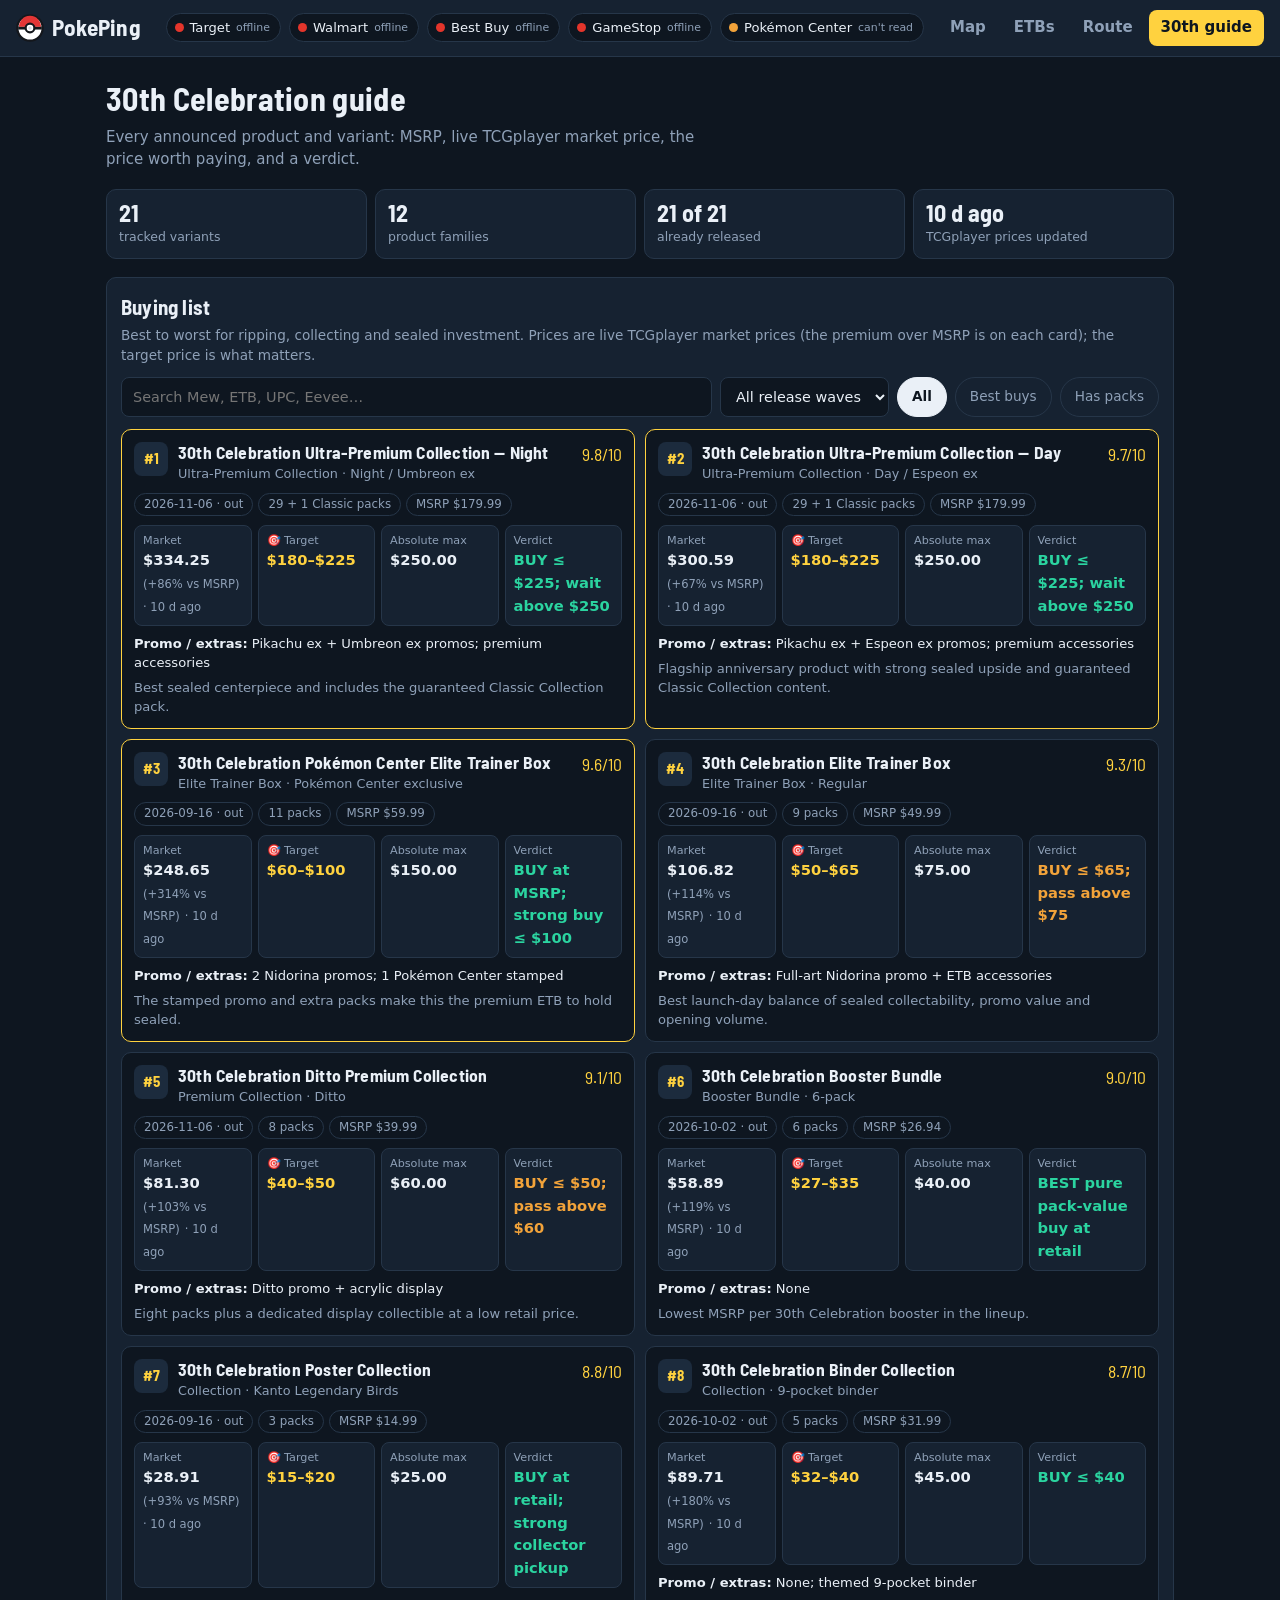
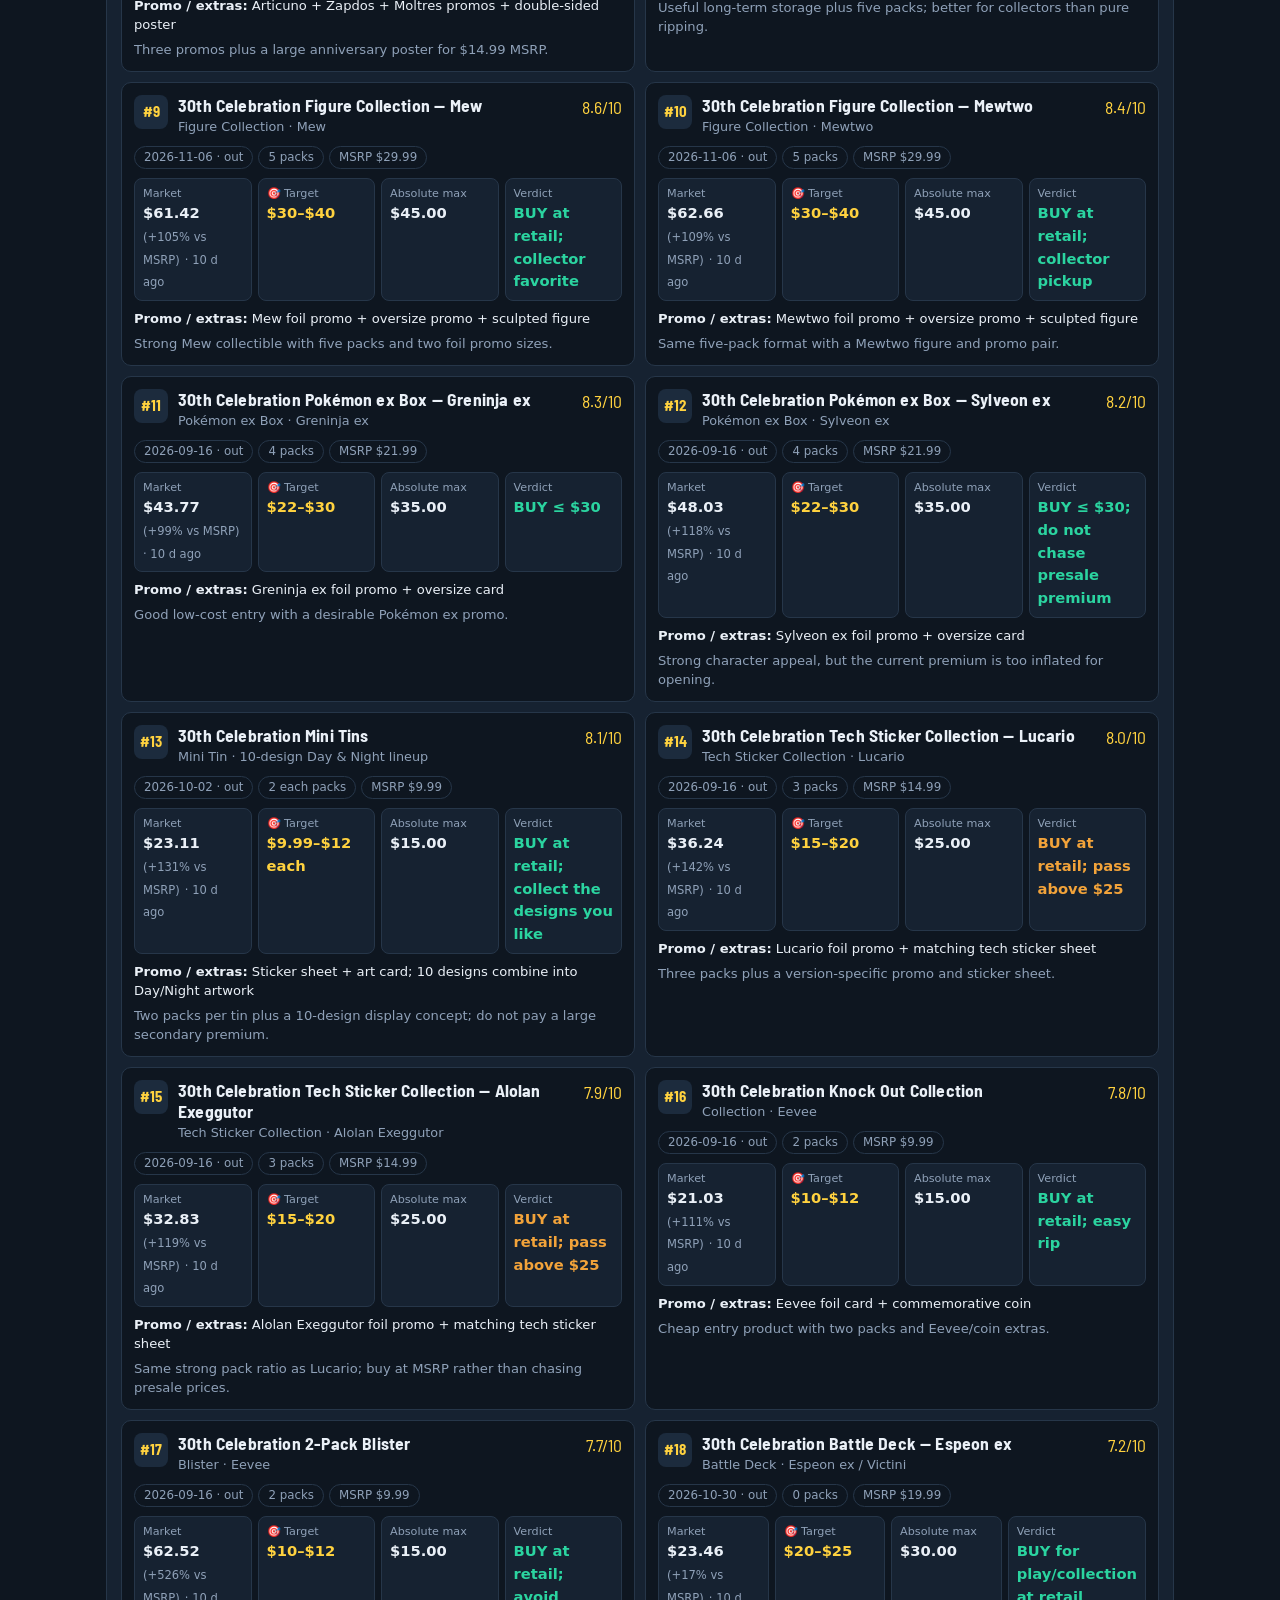
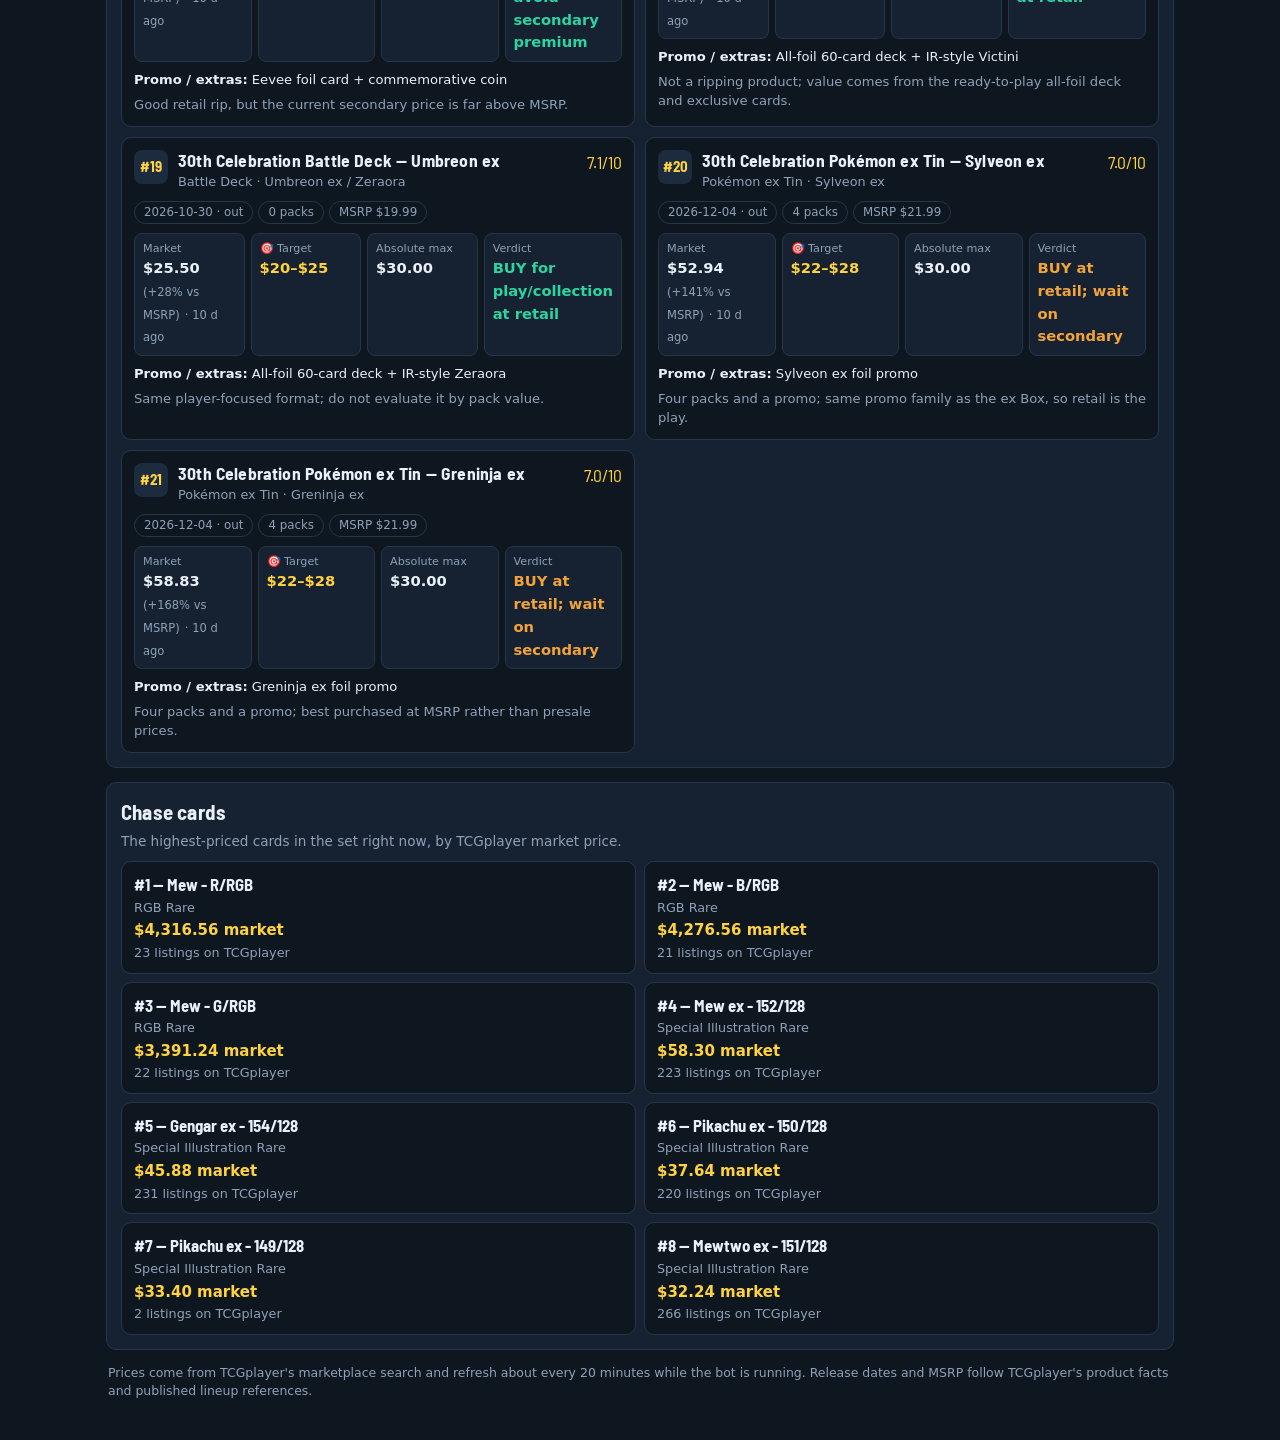
<file: docs/30th.html>
<!doctype html>
<html lang="en">
<head>
  <meta charset="utf-8">
  <meta name="viewport" content="width=device-width,initial-scale=1">
  <title>PokePing · 30th guide</title>
  <meta name="description" content="Every Pokémon TCG 30th Celebration product with live TCGplayer prices, MSRP, a target buy price and a verdict.">
  <link rel="icon" href="favicon.svg" type="image/svg+xml">
  <link rel="preconnect" href="https://fonts.googleapis.com">
  <link href="https://fonts.googleapis.com/css2?family=Barlow+Semi+Condensed:wght@500;600;700&display=swap" rel="stylesheet">
  <link rel="stylesheet" href="css/site.css?v=7d6c4bca">
  <link rel="stylesheet" href="css/guide.css?v=8d822c71">
</head>
<body class="page">
  <header class="topbar">
    <a class="brand" href="index.html"><img src="favicon.svg" alt="" width="28" height="28"><span>PokePing</span></a>
    <div class="lamps" id="lamps" aria-label="Which retailers the bot can currently read"></div>
    <nav class="nav" aria-label="Pages">
      <a href="index.html">Map</a>
      <a href="etbs.html">ETBs</a>
      <a href="route.html">Route</a>
      <a href="30th.html" aria-current="page">30th guide</a>
    </nav>
  </header>
  <main class="content">
    <section class="intro">
      <h1>30th Celebration guide</h1>
      <p>Every announced product and variant: MSRP, live TCGplayer market price, the price worth paying, and a verdict.</p>
    </section>
    <section class="stats" aria-label="Summary">
      <div class="stat"><b id="count">—</b><span>tracked variants</span></div>
      <div class="stat"><b id="families">—</b><span>product families</span></div>
      <div class="stat"><b id="released">—</b><span>already released</span></div>
      <div class="stat"><b id="updated">—</b><span id="updated-note">TCGplayer prices</span></div>
    </section>
    <section class="section">
      <h2>Buying list</h2>
      <p class="muted">Best to worst for ripping, collecting and sealed investment. Prices are live TCGplayer market prices (the premium over MSRP is on each card); the target price is what matters.</p>
      <div class="controls">
        <label class="sr-only" for="search">Search products</label>
        <input id="search" placeholder="Search Mew, ETB, UPC, Eevee…">
        <label class="sr-only" for="wave">Release wave</label>
        <select id="wave"><option value="all">All release waves</option></select>
        <button class="chip active" data-filter="all" type="button">All</button>
        <button class="chip" data-filter="buy" type="button">Best buys</button>
        <button class="chip" data-filter="packs" type="button">Has packs</button>
      </div>
      <div id="products" class="grid"><div class="empty">Loading the 30th lineup…</div></div>
    </section>
    <section class="section">
      <h2>Chase cards</h2>
      <p class="muted">The highest-priced cards in the set right now, by TCGplayer market price.</p>
      <div id="hits" class="hits"></div>
    </section>
    <p class="footer">Prices come from TCGplayer's marketplace search and refresh about every 20 minutes while the bot is running. Release dates and MSRP follow TCGplayer's product facts and published lineup references.</p>
  </main>
<script src="js/common.js?v=f84d713a"></script>
<script src="js/lamps.js?v=ee33c6d5"></script>
<script>
const money=v=>v==null?'—':('$'+Number(v).toFixed(2));
const ago=iso=>{const t=Date.parse(iso);if(!iso||Number.isNaN(t))return 'unknown';const m=Math.max(0,Math.round((Date.now()-t)/60000));return m<1?'just now':m<60?m+' min ago':m<1440?Math.floor(m/60)+' h ago':Math.floor(m/1440)+' d ago'};
const esc=s=>String(s??'').replace(/[&<>"']/g,m=>({'&':'&amp;','<':'&lt;','>':'&gt;','"':'&quot;',"'":'&#39;'}[m]));
let data={products:[],hits:[]},filter='all';
function render(){const q=document.getElementById('search').value.trim().toLowerCase(),wave=document.getElementById('wave').value;const products=data.products.filter(p=>{const text=[p.name,p.family,p.variant,p.promo,p.verdict,p.why].join(' ').toLowerCase();return(!q||text.includes(q))&&(wave==='all'||p.release===wave)&&(filter==='all'||(filter==='buy'&&p.score>=8.5)||(filter==='packs'&&Number(p.packs)>0));});document.getElementById('count').textContent=data.products.length;document.getElementById('families').textContent=new Set(data.products.map(p=>p.family)).size;document.getElementById('released').textContent=data.products.filter(p=>p.release<=new Date().toISOString().slice(0,10)).length+' of '+data.products.length;const live=data.status==='live';const stamp=document.getElementById('updated');stamp.textContent=live?ago(data.updated_at):'STALE';stamp.style.color=live?'':'#f04444';document.getElementById('updated-note').textContent=live?'TCGplayer prices updated':('last update '+ago(data.updated_at)+(data.last_error?' · '+data.last_error:''));document.getElementById('products').innerHTML=products.length?products.map(p=>{const premium=p.msrp?Math.round((p.market/p.msrp-1)*100):null;const marketText=money(p.market)+(premium===null?'':' <small>('+(premium>=0?'+':'')+premium+'% vs MSRP)</small>')+(p.market_updated_at?' <small title="'+esc(p.market_updated_at)+'">· '+ago(p.market_updated_at)+'</small>':'');const best=p.score>=9.5?' best':'';const verdict=(p.verdict||'').toLowerCase();const vclass=verdict.includes('pass')||verdict.includes('wait on')?'warn':'good';return `<article class="product${best}"><div class="top"><div class="rank">#${esc(p.rank)}</div><div style="flex:1"><h3>${esc(p.name)}</h3><div class="variant">${esc(p.family)} · ${esc(p.variant)}</div></div><div class="score">${Number(p.score).toFixed(1)}/10</div></div><div class="badges"><span class="badge">${esc(p.release)}${p.release<=new Date().toISOString().slice(0,10)?' · out':' · not out yet'}</span><span class="badge">${esc(p.packs)} packs</span><span class="badge">MSRP ${money(p.msrp)}</span></div><div class="prices"><div class="price"><span>Market</span><b>${marketText}</b></div><div class="price target"><span>🎯 Target</span><b>${esc(p.target_buy)}</b></div><div class="price"><span>Absolute max</span><b>${money(p.max_buy)}</b></div><div class="price"><span>Verdict</span><b class="${vclass}">${esc(p.verdict)}</b></div></div><div class="promo"><b>Promo / extras:</b> ${esc(p.promo)}</div><div class="why">${esc(p.why)}</div></article>`;}).join(''):'<div class="empty" style="grid-column:1/-1">No products match those filters.</div>';document.getElementById('hits').innerHTML=(data.hits||[]).map(h=>`<div class="hit"><b>#${esc(h.rank)} — ${esc(h.name)}</b><span>${esc(h.rarity)}</span><strong>${esc(h.tcg_value)}</strong><div class="sub">${esc(h.note)}</div></div>`).join('');}
function fillWaves(){const sel=document.getElementById('wave');if(sel.options.length>1)return;const waves=[...new Set(data.products.map(p=>p.release))].sort();waves.forEach(w=>{const o=document.createElement('option');o.value=w;o.textContent=new Date(w+'T12:00:00').toLocaleDateString('en-US',{month:'short',day:'numeric'})+(w<=new Date().toISOString().slice(0,10)?' (out)':' (upcoming)');sel.appendChild(o)})}
async function load(){try{const r=await fetch('./30th_prices.json?ts='+Date.now(),{cache:'no-store'});if(!r.ok)throw new Error('HTTP '+r.status);data=await r.json();fillWaves();render();}catch(e){document.getElementById('products').innerHTML='<div class="empty" style="grid-column:1/-1">Could not load the 30th product data. Refresh once.</div>';console.error(e)}}
document.getElementById('search').addEventListener('input',render);document.getElementById('wave').addEventListener('change',render);document.querySelectorAll('[data-filter]').forEach(b=>b.addEventListener('click',()=>{document.querySelectorAll('[data-filter]').forEach(x=>x.classList.remove('active'));b.classList.add('active');filter=b.dataset.filter;render()}));load();
</script>
</body>
</html>
</file>
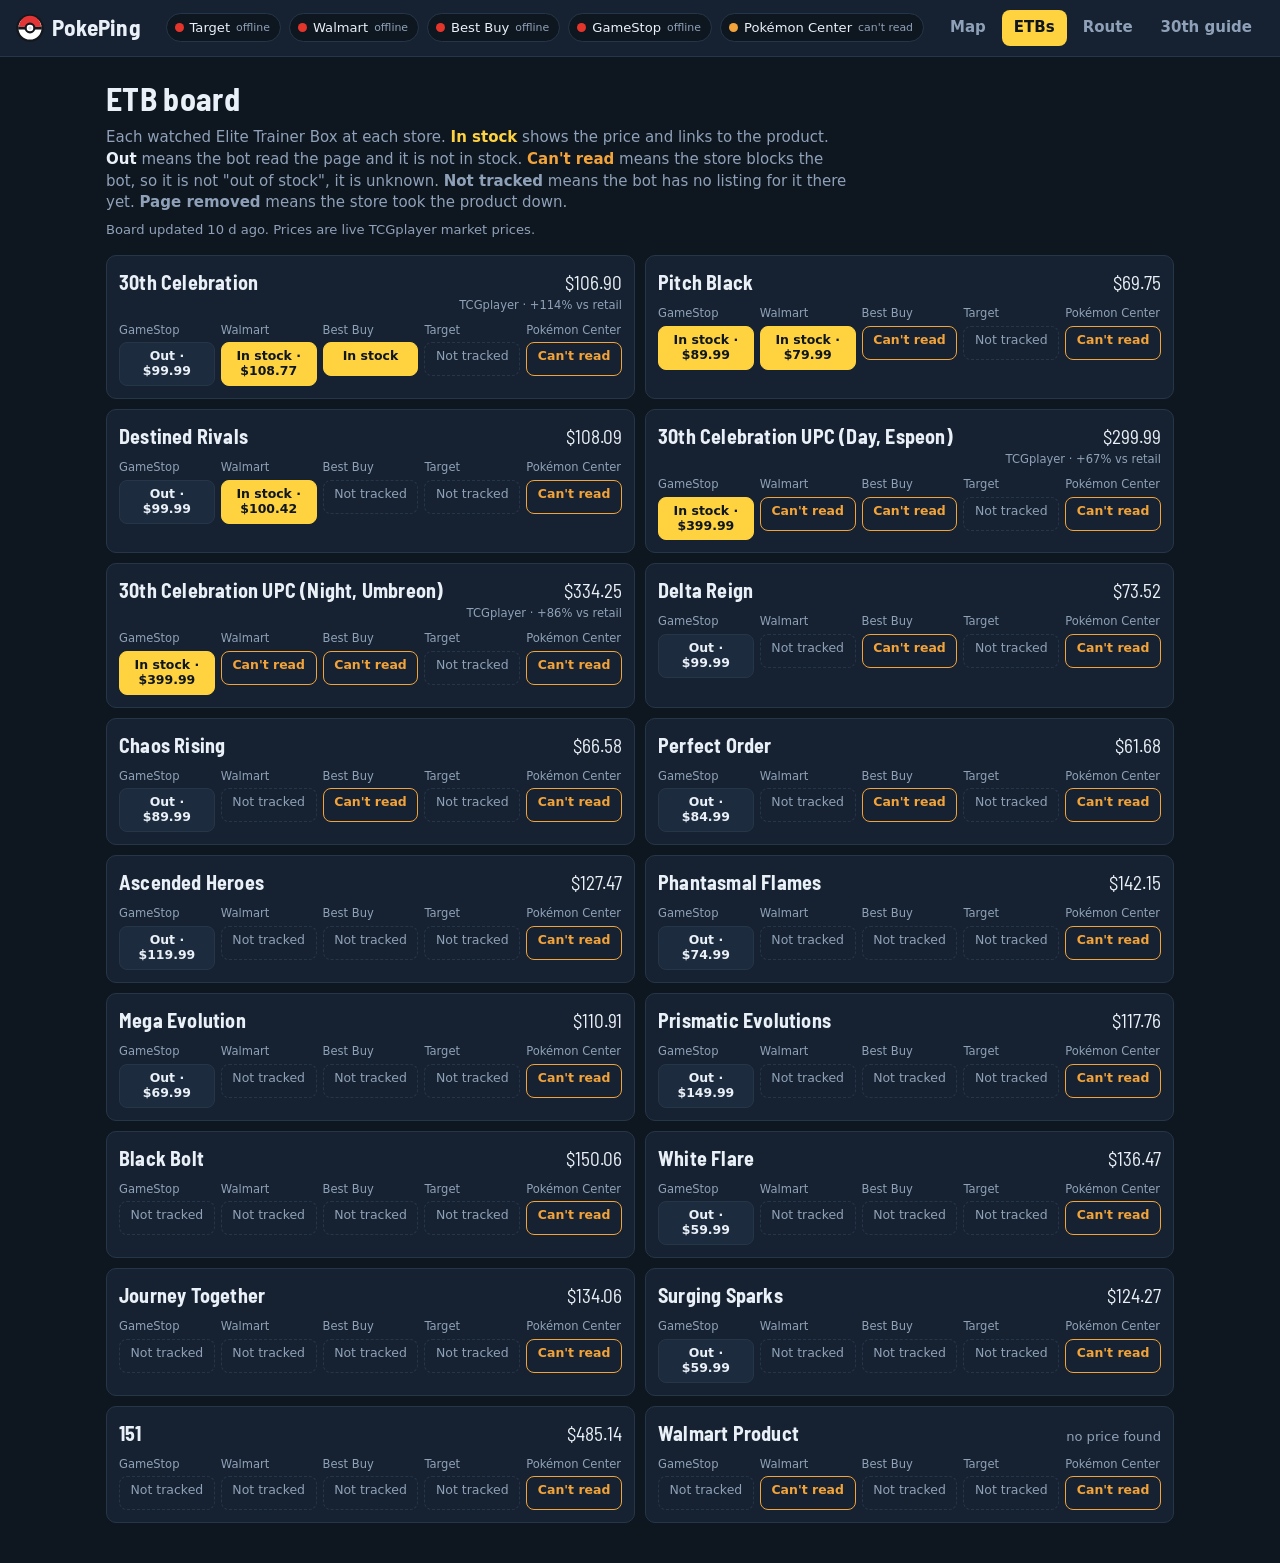
<file: docs/etbs.html>
<!doctype html>
<html lang="en">
<head>
  <meta charset="utf-8">
  <meta name="viewport" content="width=device-width,initial-scale=1">
  <title>PokePing · ETBs</title>
  <meta name="description" content="Every watched Pokémon Elite Trainer Box against every retailer: in stock, out of stock, can't read, or not tracked, with live TCGplayer market prices.">
  <link rel="icon" href="favicon.svg" type="image/svg+xml">
  <link rel="preconnect" href="https://fonts.googleapis.com">
  <link href="https://fonts.googleapis.com/css2?family=Barlow+Semi+Condensed:wght@500;600;700&display=swap" rel="stylesheet">
  <link rel="stylesheet" href="css/site.css?v=7d6c4bca">
  <link rel="stylesheet" href="css/etbs.css?v=388506b2">
</head>
<body class="page">
  <header class="topbar">
    <a class="brand" href="index.html"><img src="favicon.svg" alt="" width="28" height="28"><span>PokePing</span></a>
    <div class="lamps" id="lamps" aria-label="Which retailers the bot can currently read"></div>
    <nav class="nav" aria-label="Pages">
      <a href="index.html">Map</a>
      <a href="etbs.html" aria-current="page">ETBs</a>
      <a href="route.html">Route</a>
      <a href="30th.html">30th guide</a>
    </nav>
  </header>
  <main class="content">
    <section class="intro">
      <h1>ETB board</h1>
      <p>Each watched Elite Trainer Box at each store. <b class="k-in">In stock</b> shows the price and links to the product. <b class="k-out">Out</b> means the bot read the page and it is not in stock. <b class="k-cant">Can't read</b> means the store blocks the bot, so it is not "out of stock", it is unknown. <b class="k-none">Not tracked</b> means the bot has no listing for it there yet. <b class="k-none">Page removed</b> means the store took the product down.</p>
      <p class="muted" id="updated"></p>
    </section>
    <section class="board" id="board" aria-live="polite"><div class="empty">Loading the board…</div></section>
  </main>
<script src="js/common.js?v=f84d713a"></script>
<script src="js/lamps.js?v=ee33c6d5"></script>
<script>
(function () {
  const C = window.PokeCommon;
  const COLS = ["gamestop", "walmart", "bestbuy", "target", "pokemoncenter"];
  function cell(c) {
    if (c.state === "in_stock") return '<a class="pill in" target="_blank" rel="noopener" href="' + C.safeUrl(c.url) + '">In stock' + (c.price ? " · $" + Number(c.price).toFixed(2) : "") + "</a>";
    if (c.state === "out") return '<span class="pill out">Out' + (c.price ? " · $" + Number(c.price).toFixed(2) : "") + "</span>";
    if (c.state === "gone") return '<span class="pill gone" title="The store removed this product page, so it is no longer sold there">Page removed</span>';
    if (c.state === "unreadable") return '<span class="pill cant" title="' + C.escapeHtml(c.reason || "The bot cannot read this listing") + '">Can\'t read</span>';
    return '<span class="pill none">Not tracked</span>';
  }
  function row(r) {
    const premium = r.market && r.msrp ? Math.round((r.market / r.msrp - 1) * 100) : null;
    const market = r.market ? '<a class="market" target="_blank" rel="noopener" href="' + C.safeUrl(r.market_url) + '">$' + Number(r.market).toFixed(2) + "</a><small>" + (premium === null ? "" : "TCGplayer · " + (premium >= 0 ? "+" : "") + premium + "% vs retail") + "</small>" : '<span class="muted">no price found</span>';
    return '<article class="etb"><div class="head"><h2>' + C.escapeHtml(r.label) + "</h2><div class=\"price\">" + market + "</div></div><div class=\"cells\">"
      + COLS.map((k) => '<div class="c"><span class="who">' + C.escapeHtml(C.LABELS[k]) + "</span>" + cell(r.retailers[k] || { state: "not_tracked" }) + "</div>").join("") + "</div></article>";
  }
  async function load() {
    const board = document.getElementById("board");
    try {
      const data = await (await fetch("coverage.json?ts=" + Date.now())).json();
      const sorted = data.rows.slice().sort((a, b) => COLS.filter((k) => b.retailers[k] && b.retailers[k].state === "in_stock").length - COLS.filter((k) => a.retailers[k] && a.retailers[k].state === "in_stock").length);
      board.innerHTML = sorted.map(row).join("");
      document.getElementById("updated").textContent = "Board updated " + C.ago(data.updated_at, Date.now()) + ". Prices are live TCGplayer market prices.";
    } catch (e) {
      board.innerHTML = '<div class="empty">The board is not available yet. It appears after the first full check.</div>';
    }
  }
  load();
  setInterval(load, 30000);
})();
</script>
</body>
</html>
</file>
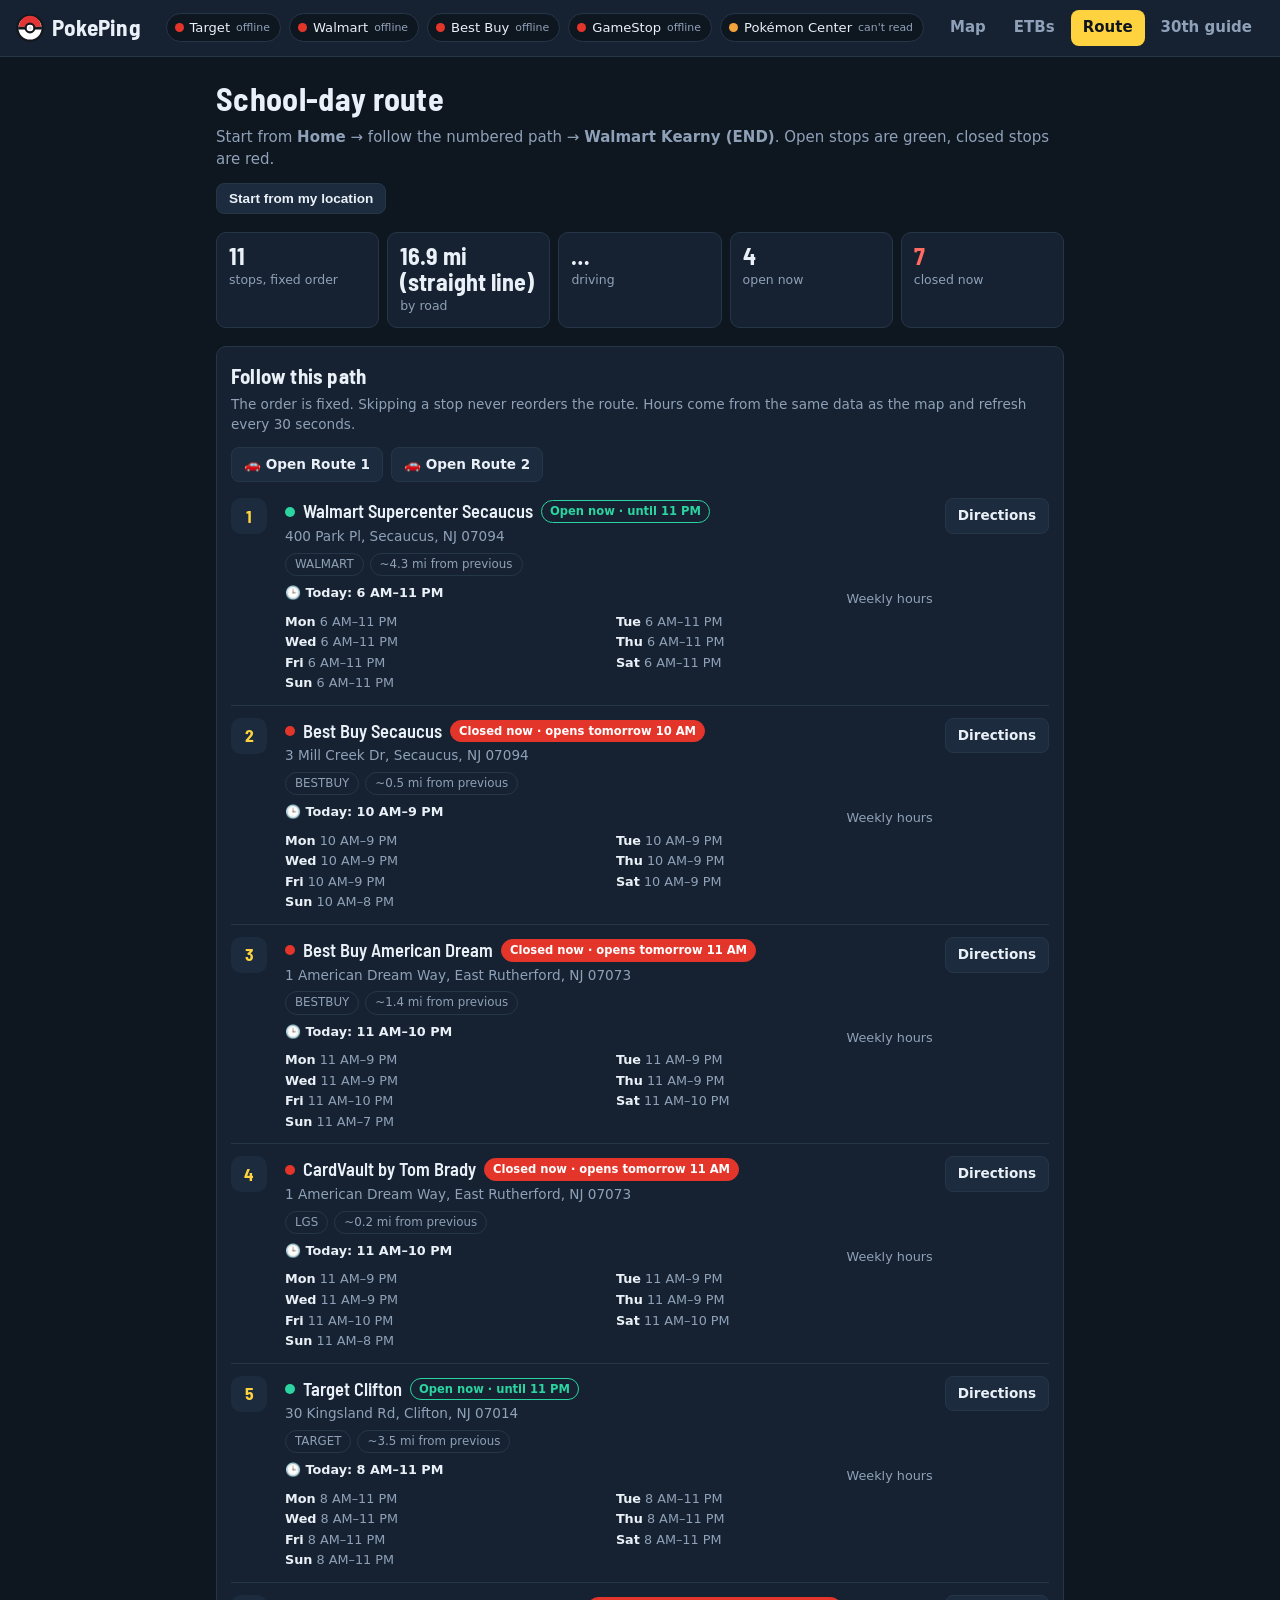
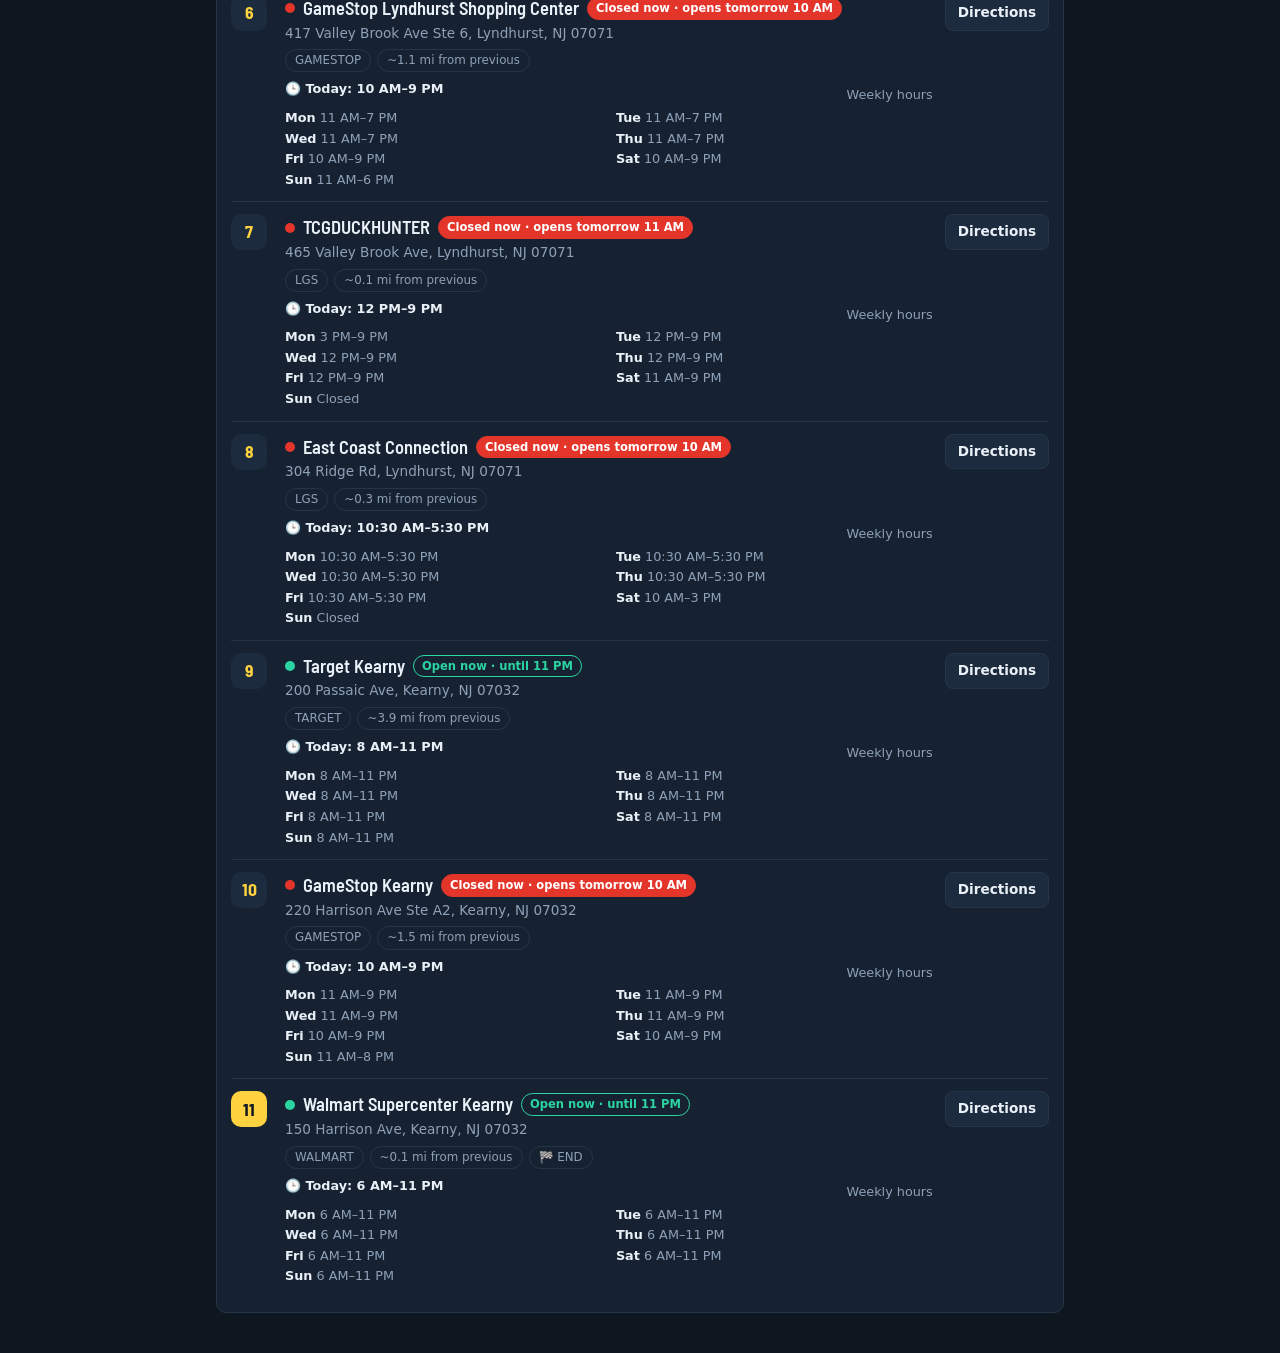
<file: docs/route.html>
<!doctype html>
<html lang="en">
<head>
  <meta charset="utf-8">
  <meta name="viewport" content="width=device-width,initial-scale=1">
  <title>PokePing · Route</title>
  <meta name="description" content="PokePing's school-day sweep of the Pokémon TCG stores around North Arlington, NJ, with real drive times and live open/closed status.">
  <link rel="icon" href="favicon.svg" type="image/svg+xml">
  <link rel="preconnect" href="https://fonts.googleapis.com">
  <link href="https://fonts.googleapis.com/css2?family=Barlow+Semi+Condensed:wght@500;600;700&display=swap" rel="stylesheet">
  <link rel="stylesheet" href="css/site.css?v=7d6c4bca">
  <link rel="stylesheet" href="css/route.css?v=1dcd9a8c">
</head>
<body class="page">
  <header class="topbar">
    <a class="brand" href="index.html"><img src="favicon.svg" alt="" width="28" height="28"><span>PokePing</span></a>
    <div class="lamps" id="lamps" aria-label="Which retailers the bot can currently read"></div>
    <nav class="nav" aria-label="Pages">
      <a href="index.html">Map</a>
      <a href="etbs.html">ETBs</a>
      <a href="route.html" aria-current="page">Route</a>
      <a href="30th.html">30th guide</a>
    </nav>
  </header>
  <main class="content">
    <section class="intro">
      <h1>School-day route</h1>
      <p id="summary">Loading the store order…</p>
      <div class="actions-row"><button id="locate" class="btn" type="button">Start from my location</button></div>
      <div id="status" class="small"></div>
    </section>
    <section class="stats" aria-label="Route summary">
      <div class="stat"><b id="stopCount">—</b><span>stops, fixed order</span></div>
      <div class="stat"><b id="distance">—</b><span>by road</span></div>
      <div class="stat"><b id="drive">—</b><span>driving</span></div>
      <div class="stat"><b id="openCount">—</b><span>open now</span></div>
      <div class="stat closed-stat"><b id="closedCount">—</b><span>closed now</span></div>
    </section>
    <section class="section"><h2>Follow this path</h2><p class="muted">The order is fixed. Skipping a stop never reorders the route. Hours come from the same data as the map and refresh every 30 seconds.</p><div id="route" class="path"><div class="loading">Loading route data…</div></div></section>
  </main>
<script src="js/common.js?v=f84d713a"></script>
<script src="js/lamps.js?v=ee33c6d5"></script>
<script>
const END_ID='walmart-kearny';
const ROUTE_IDS=['walmart-secaucus','bestbuy-secaucus','bestbuy-american-dream','cardvault-american-dream','target-clifton','gamestop-lyndhurst','tcgduckhunter','east-coast-connection','target-kearny','gamestop-kearny',END_ID];
let stores=[],origin={name:'Home',lat:40.797211,lng:-74.125219},legs=null,legsKey='';
const routeEl=document.getElementById('route');
function miles(a,b){const lat=((a.lat+b.lat)/2)*Math.PI/180;return Math.hypot((a.lat-b.lat)*69,(a.lng-b.lng)*69*Math.cos(lat));}
function statusFor(s){const st=PokeCommon.storeStatus(s);return {open:st.state==='open',unknown:st.state==='unknown',state:st.state,label:st.label,today:st.today,rows:PokeCommon.weekRows(s)};}
function renderHours(rows){return rows.map(r=>'<div><b>'+r.day+'</b> '+r.text+'</div>').join('');}
function stopDirections(s){return 'https://www.google.com/maps/dir/?api=1&destination='+encodeURIComponent(s.address)+'&travelmode=driving';}
function segmentUrl(list){const first=list[0],last=list[list.length-1],middle=list.slice(1,-1).map(s=>encodeURIComponent(s.address)).join('%7C');let u='https://www.google.com/maps/dir/?api=1&origin='+encodeURIComponent(first.lat+','+first.lng)+'&destination='+encodeURIComponent(last.address)+'&travelmode=driving';if(middle)u+='&waypoints='+middle;return u;}
function routeDistance(chosen){return chosen.reduce((sum,s,i)=>sum+miles(i?chosen[i-1]:origin,s),0);}
/* Real road distances and drive times from the public OSRM router (one request for the whole chain). Falls back to the straight-line estimate. */
async function loadLegs(points){const key=points.map(p=>p.lat.toFixed(5)+','+p.lng.toFixed(5)).join('|');if(key===legsKey)return;legsKey=key;legs=null;try{const coords=points.map(p=>p.lng+','+p.lat).join(';');const r=await fetch('https://router.project-osrm.org/route/v1/driving/'+coords+'?overview=false&steps=false',{cache:'no-store'});const d=await r.json();if(d.code==='Ok'&&d.routes&&d.routes[0].legs.length===points.length-1){legs=d.routes[0].legs.map(l=>({miles:l.distance/1609.344,minutes:l.duration/60}));}}catch(e){legs=null}build(true)}
function build(fromLegs){const byId=new Map(stores.map(s=>[s.id,s]));const chosen=ROUTE_IDS.map(id=>byId.get(id));const missing=ROUTE_IDS.filter((id,i)=>!chosen[i]);if(missing.length){routeEl.innerHTML='<div class="error"><b>Route data is incomplete.</b><div class="small">Missing: '+missing.join(', ')+'</div></div>';return;}const total=legs?legs.reduce((a,l)=>a+l.miles,0):routeDistance(chosen),minutes=legs?legs.reduce((a,l)=>a+l.minutes,0):null,states=chosen.map(statusFor);if(!fromLegs)loadLegs([origin,...chosen]);document.getElementById('stopCount').textContent=chosen.length;document.getElementById('distance').textContent=total.toFixed(1)+' mi'+(legs?'':' (straight line)');document.getElementById('drive').textContent=minutes==null?'…':Math.round(minutes)+' min';document.getElementById('openCount').textContent=states.filter(x=>x.state==='open').length;document.getElementById('closedCount').textContent=states.filter(x=>x.state==='closed').length;document.getElementById('summary').innerHTML='Start from <b>'+origin.name+'</b> → follow the numbered path → <b>Walmart Kearny (END)</b>. Open stops are green, closed stops are red.';const route1=[origin,...chosen.slice(0,9)],route2=[chosen[8],...chosen.slice(9)];let html='<div class="routebar"><a class="btn" target="_blank" rel="noopener" href="'+segmentUrl(route1)+'">🚗 Open Route 1</a><a class="btn secondary" target="_blank" rel="noopener" href="'+segmentUrl(route2)+'">🚗 Open Route 2</a></div>';html+=chosen.map((s,i)=>{const prev=i?chosen[i-1]:origin,hop=legs?legs[i].miles:miles(prev,s),mins=legs?Math.round(legs[i].minutes):null,st=states[i],final=s.id===END_ID;return '<article class="stop '+(final?'final':'')+'"><div class="num">'+(i+1)+'</div><div><div class="name"><span class="status-dot '+(st.state==='unknown'?'unknown':st.open?'open':'closed')+'"></span>'+s.name+' <span class="status-text '+(st.state==='unknown'?'unknown':st.open?'open':'closed')+'">'+st.label+'</span></div><div class="address">'+s.address+'</div><div class="meta"><span class="tag">'+s.retailer.toUpperCase()+'</span><span class="tag">~'+hop.toFixed(1)+' mi from previous</span>'+(final?'<span class="tag">🏁 END</span>':'')+'</div><div class="hours"><div class="hours-head"><span class="hours-title">🕒 Today: '+st.today+'</span><span class="small">Weekly hours</span></div><div class="hours-list">'+renderHours(st.rows)+'</div></div></div><div class="actions"><a class="btn secondary" target="_blank" rel="noopener" href="'+stopDirections(s)+'">Directions</a></div></article>';}).join('');routeEl.innerHTML=html;}
async function loadStores(){try{const url=new URL('./stores.json',location.href);url.searchParams.set('ts',Date.now());const r=await fetch(url.href,{cache:'no-store'});if(!r.ok)throw new Error('stores.json returned HTTP '+r.status);const d=await r.json();if(!Array.isArray(d.stores))throw new Error('stores.json has no stores array');stores=d.stores;if(d.home)origin={name:'Home',lat:d.home.lat,lng:d.home.lng};build();}catch(e){routeEl.innerHTML='<div class="error"><b>Could not load the store list.</b><div class="small">'+e.message+'</div><div class="small">Try refreshing the page. The route will never silently invent or reorder stores.</div></div>';console.error(e)}}
document.getElementById('locate').addEventListener('click',()=>{if(!navigator.geolocation){document.getElementById('status').textContent='This browser does not provide location access.';return}document.getElementById('status').textContent='Requesting your current location…';navigator.geolocation.getCurrentPosition(p=>{origin={name:'My current location',lat:p.coords.latitude,lng:p.coords.longitude};document.getElementById('status').textContent='Using your device location for the first leg.';build()},()=>{document.getElementById('status').textContent='Location permission denied; using home.'},{enableHighAccuracy:true,timeout:8000,maximumAge:30000});});
loadStores();setInterval(()=>{if(stores.length)build(!!legs)},15000);document.addEventListener('visibilitychange',()=>{if(!document.hidden&&stores.length)build(!!legs)});
</script>
</body>
</html>
</file>
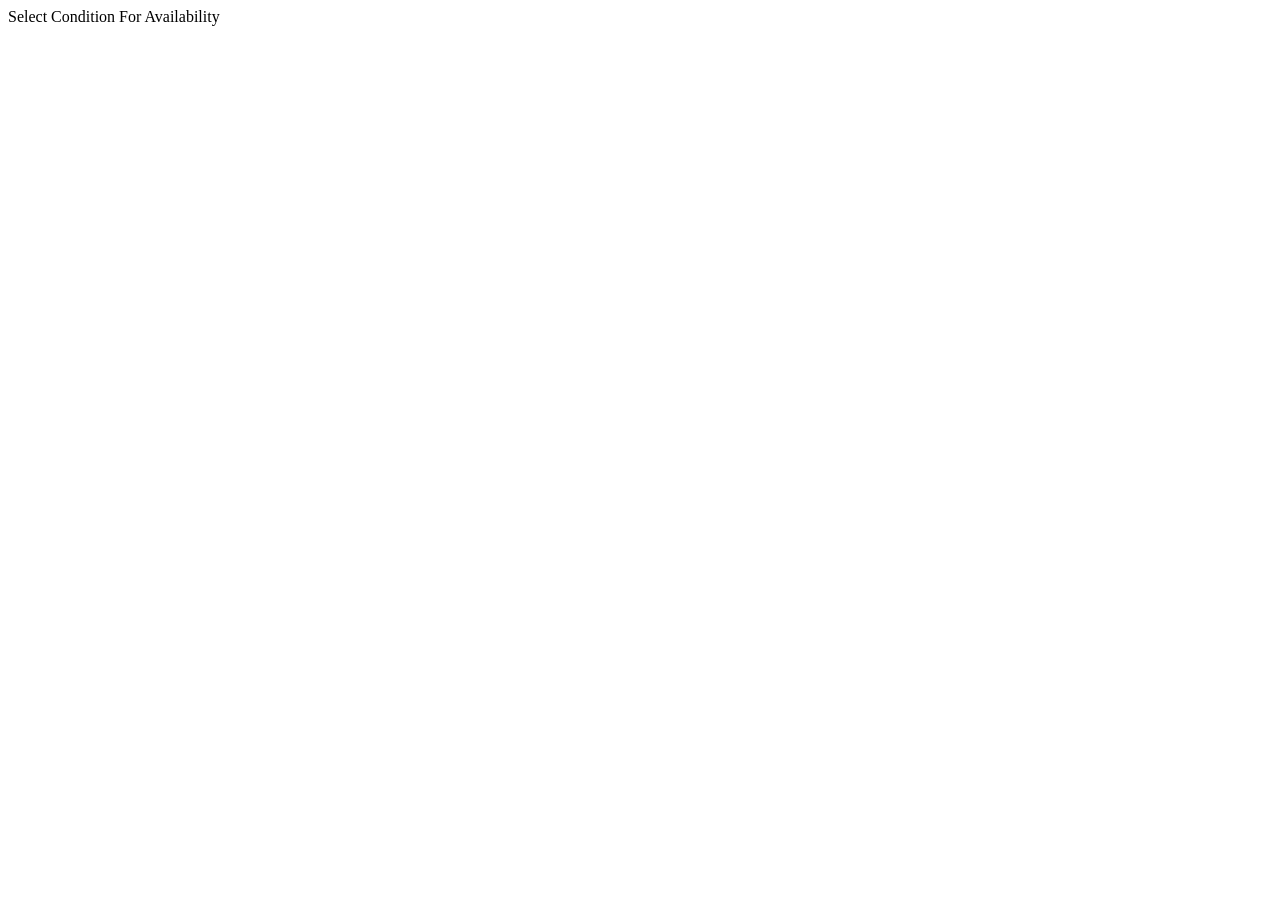
<file: tests/fixtures/pages/gamestop_30th_etb_unavailable.html>
<!doctype html><html><head><title>Pokemon Trading Card Game: 30th Celebration Elite Trainer Box | GameStop</title><script type="application/ld+json">[{"@context":"https://schema.org","@type":"Product","@id":"https://www.gamestop.com/toys-games/trading-cards/products/pokemon-trading-card-game-30th-celebration-elite-trainer-box/20036324.html","name":"Pokemon Trading Card Game: 30th Celebration Elite Trainer Box","description":"Commemorate 30 years of joy with fan-favorite Pokémon spanning three dazzling decades! Celebrate this magnificent milestone with the mighty presences of Mewtwo ex and Mew ex, followed by a wealth of allies like Umbreon ex, Salamence ex, and Greninja ex. Plus, there are 30 reasons to honor Pikachu, as each booster pack contains one—with 30 unique variations to collect as Pikachu rare cards! And, whether you’re looking forward to a glittering future or taking a nostalgic look at a storied past, there are a host of treasures to find and secrets to reveal in the Pokémon TCG: 30th Celebration!","url":"https://www.gamestop.com/toys-games/trading-cards/products/pokemon-trading-card-game-30th-celebration-elite-trainer-box/20036324.html","image":"https://media.gamestop.com/i/gamestop/20036324?$pdp$","brand":{"@type":"Brand","name":"The Pokemon Company International"},"additionalProperty":[{"@type":"PropertyValue","name":"Franchise","value":"Pokemon"}],"offers":[{"@type":"Offer","url":"https://www.gamestop.com/toys-games/trading-cards/products/pokemon-trading-card-game-30th-celebration-elite-trainer-box/448552.html","name":"New","sku":"448552","price":"99.99","priceCurrency":"USD","seller":{"@type":"Organization","name":"GameStop"},"category":"Trading Cards","availability":"https://schema.org/InStock","itemCondition":"https://schema.org/NewCondition","shippingDetails":{"@type":"OfferShippingDetails","shippingRate":{"@type":"MonetaryAmount","value":0,"currency":"USD"},"shippingDestination":{"@type":"DefinedRegion","addressCountry":"US"},"deliveryTime":{"@type":"ShippingDeliveryTime","handlingTime":{"@type":"QuantitativeValue","minValue":0,"maxValue":1,"unitCode":"DAY"},"transitTime":{"@type":"QuantitativeValue","minValue":1,"maxValue":3,"unitCode":"DAY"}}},"hasMerchantReturnPolicy":{"@type":"MerchantReturnPolicy","applicableCountry":"US","returnPolicyCategory":"https://schema.org/MerchantReturnFiniteReturnWindow","returnFees":"https://schema.org/ReturnShippingFees","refundType":["https://schema.org/FullRefund","https://schema.org/ExchangeRefund","https://schema.org/StoreCreditRefund"],"returnMethod":["https://schema.org/ReturnByMail","https://schema.org/ReturnInStore"],"merchantReturnDays":15,"returnShippingFeesAmount":{"@type":"MonetaryAmount","currency":"USD","value":"8.99"},"returnPolicyCountry":"US"}}]},{"@context":"https://schema.org","@type":"VideoObject","name":"Pokemon Trading Card Game: 30th Celebration Elite Trainer Box","description":"Commemorate 30 years of joy with fan-favorite Pokémon spanning three dazzling decades! Celebrate this magnificent milestone with the mighty presences of Mewtwo ex and Mew ex, followed by a wealth of allies like Umbreon ex, Salamence ex, and Greninja ex. Plus, there are 30 reasons to honor Pikachu, as each booster pack contains one—with 30 unique variations to collect as Pikachu rare cards! And, whether you’re looking forward to a glittering future or taking a nostalgic look at a storied past, there are a host of treasures to find and secrets to reveal in the Pokémon TCG: 30th Celebration!","thumbnailUrl":"https://media.gamestop.com/i/gamestop/20036324","contentUrl":"https://media.gamestop.com/v/gamestop/20036324_VID/mp4_720p","embedUrl":"https://www.gamestop.com/toys-games/trading-cards/products/pokemon-trading-card-game-30th-celebration-elite-trainer-box/20036324.html","uploadDate":"2026-09-17T04:28:27-06:00","publisher":{"@type":"Organization","name":"GameStop","url":"https://www.gamestop.com"},"duration":"PT30S"}]</script></head><body>
<div class="availability product-availability global-availability mb-2" data-ready-to-order="false" data-available="false"  data-is-preorder="false" data-is-instock="null" data-line-item-store-id="">
    
<div class="availability-msg">
    
        
            Select Condition
        
        For Availability
    
</div>

<div class="store-availability-msg"></div>


    
</div>
<!-- no add-to-cart button on this page -->
</body></html>
</file>
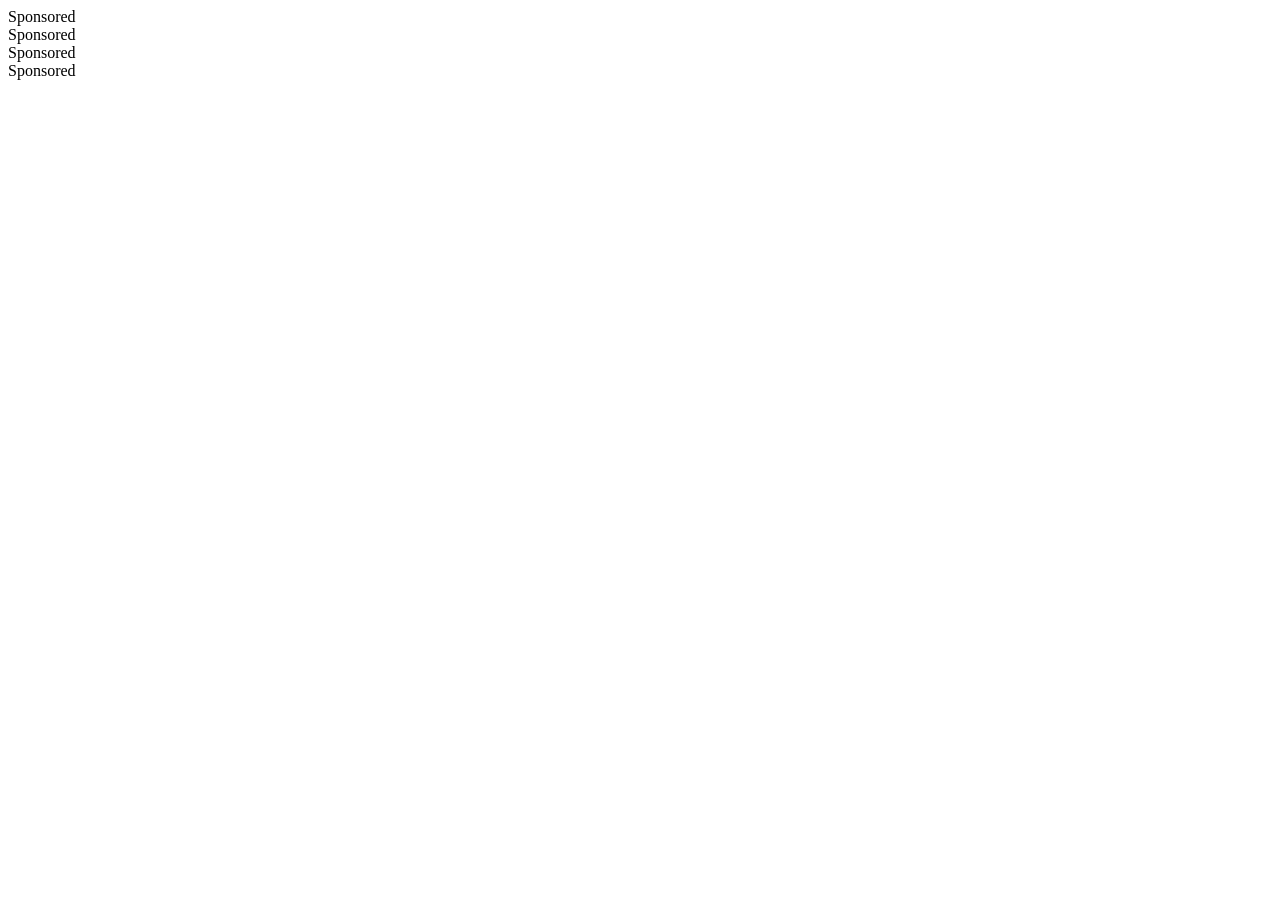
<file: tests/fixtures/pages/gamestop_listing_tiles.html>
<!doctype html><html><head><title>Pokemon New Releases | GameStop</title></head><body>
<div class="product-grid-tile-wrapper" 
    data-position="1" data-list-item-type="Product list">
    
    <div id="product-grid-tile-grid-item" name="tile-render" class="product grid-tile" style="height:100%;">
        <div name="product-tile" id="450350" class="product-tile product-detail gme-card gme-card--shadow product-tile-render"
            data-pid="450350"
            
            
            
        >
            
            <a data-test-id="link-product-tile-link" class="product-tile-link render-tile-link pdp-link" href="" aria-label="" data-cnstrc-action="view-item" data-gtmdata=""></a>
            <div id="render-tile-image" class="render-tile-image"></div>
            <div id="render-tile-badge" class="render-tile-badge d-none"></div>
            <div id="render-tile-body" class="render-tile-body">
                <div id="render-tile-header" class="render-tile-header">
                    <div class="tile-badge-sponsored d-none"><span>Sponsored</span></div>
                    <div id="render-tile-name" class="render-tile-name"></div>
                </div>
                
                
                <div class="product-tile-availability"></div>
                <div id="render-tile-price" class="render-tile-price">
                    <div id="render-base-group" class="render-base-group">
                        <div id="render-sale-price" class="render-sale-price"></div>
                        <div id="render-base-price" class="render-base-price"></div>
                    </div>
                    <div id="render-pro-group" class="render-pro-group">
                        <div id="render-pro-price" class="render-pro-price"></div>
                    </div>
                    
                    
                </div>
                <div class="render-tile-release-date"></div>
                <div class="render-tile-bops-copy"></div>
            </div>
            <div class="render-promotion-badge-container"></div>
        </div>
    </div>
</div>

    
    
    
    
    
    
    
    
        <div  >
        </div>
        

<div class="product-grid-tile-wrapper" 
    data-position="2" data-list-item-type="Product list">
    
    <div id="product-grid-tile-grid-item" name="tile-render" class="product grid-tile" style="height:100%;">
        <div name="product-tile" id="452199" class="product-tile product-detail gme-card gme-card--shadow product-tile-render"
            data-pid="452199"
            
            
            
        >
            
            <a data-test-id="link-product-tile-link" class="product-tile-link render-tile-link pdp-link" href="" aria-label="" data-cnstrc-action="view-item" data-gtmdata=""></a>
            <div id="render-tile-image" class="render-tile-image"></div>
            <div id="render-tile-badge" class="render-tile-badge d-none"></div>
            <div id="render-tile-body" class="render-tile-body">
                <div id="render-tile-header" class="render-tile-header">
                    <div class="tile-badge-sponsored d-none"><span>Sponsored</span></div>
                    <div id="render-tile-name" class="render-tile-name"></div>
                </div>
                
                
                <div class="product-tile-availability"></div>
                <div id="render-tile-price" class="render-tile-price">
                    <div id="render-base-group" class="render-base-group">
                        <div id="render-sale-price" class="render-sale-price"></div>
                        <div id="render-base-price" class="render-base-price"></div>
                    </div>
                    <div id="render-pro-group" class="render-pro-group">
                        <div id="render-pro-price" class="render-pro-price"></div>
                    </div>
                    
                    
                </div>
                <div class="render-tile-release-date"></div>
                <div class="render-tile-bops-copy"></div>
            </div>
            <div class="render-promotion-badge-container"></div>
        </div>
    </div>
</div>

    
    
    
    
    
    
    
    
        <div  id
            = "ViewSearchResult_web-Search-3"  >
        </div>
        

<div class="product-grid-tile-wrapper" 
    data-position="3" data-list-item-type="Product list">
    
    <div id="product-grid-tile-grid-item" name="tile-render" class="product grid-tile" style="height:100%;">
        <div name="product-tile" id="448589" class="product-tile product-detail gme-card gme-card--shadow product-tile-render"
            data-pid="448589"
            
            
            
        >
            
            <a data-test-id="link-product-tile-link" class="product-tile-link render-tile-link pdp-link" href="" aria-label="" data-cnstrc-action="view-item" data-gtmdata=""></a>
            <div id="render-tile-image" class="render-tile-image"></div>
            <div id="render-tile-badge" class="render-tile-badge d-none"></div>
            <div id="render-tile-body" class="render-tile-body">
                <div id="render-tile-header" class="render-tile-header">
                    <div class="tile-badge-sponsored d-none"><span>Sponsored</span></div>
                    <div id="render-tile-name" class="render-tile-name"></div>
                </div>
                
                
                <div class="product-tile-availability"></div>
                <div id="render-tile-price" class="render-tile-price">
                    <div id="render-base-group" class="render-base-group">
                        <div id="render-sale-price" class="render-sale-price"></div>
                        <div id="render-base-price" class="render-base-price"></div>
                    </div>
                    <div id="render-pro-group" class="render-pro-group">
                        <div id="render-pro-price" class="render-pro-price"></div>
                    </div>
                    
                    
                </div>
                <div class="render-tile-release-date"></div>
                <div class="render-tile-bops-copy"></div>
            </div>
            <div class="render-promotion-badge-container"></div>
        </div>
    </div>
</div>

    
    
    
    
    
    
    
    
        <div  >
        </div>
        

<div class="product-grid-tile-wrapper" 
    data-position="4" data-list-item-type="Product list">
    
    <div id="product-grid-tile-grid-item" name="tile-render" class="product grid-tile" style="height:100%;">
        <div name="product-tile" id="447217" class="product-tile product-detail gme-card gme-card--shadow product-tile-render"
            data-pid="447217"
            
            
            
        >
            
            <a data-test-id="link-product-tile-link" class="product-tile-link render-tile-link pdp-link" href="" aria-label="" data-cnstrc-action="view-item" data-gtmdata=""></a>
            <div id="render-tile-image" class="render-tile-image"></div>
            <div id="render-tile-badge" class="render-tile-badge d-none"></div>
            <div id="render-tile-body" class="render-tile-body">
                <div id="render-tile-header" class="render-tile-header">
                    <div class="tile-badge-sponsored d-none"><span>Sponsored</span></div>
                    <div id="render-tile-name" class="render-tile-name"></div>
                </div>
                
                
                <div class="product-tile-availability"></div>
                <div id="render-tile-price" class="render-tile-price">
                    <div id="render-base-group" class="render-base-group">
                        <div id="render-sale-price" class="render-sale-price"></div>
                        <div id="render-base-price" class="render-base-price"></div>
                    </div>
                    <div id="render-pro-group" class="render-pro-group">
                        <div id="render-pro-price" class="render-pro-price"></div>
                    </div>
                    
                    
                </div>
                <div class="render-tile-release-date"></div>
                <div class="render-tile-bops-copy"></div>
            </div>
            <div class="render-promotion-badge-container"></div>
        </div>
    </div>
</div>

    
    
    
    
    
    
    
    
        <div  >
        </div>
        

<div class="product-grid-tile-wrapper" 
    data-position="5" data-list-item-type="Product list">
    
    <div id="product-grid-tile-grid-item" name="tile-render" class="product grid-tile" style="height:100%;">
        <div name="product-tile" id="450768" class="product-tile product-detail gme-card gme-card--shadow product-tile-render"
            data-pid="450768"
            
            
            
        >
            
            <a data-test-id="link-product-tile-link" class="product-tile-link render-tile-link pdp-link" href="" aria-label="" 
</body></html>
</file>
<file: docs/css/site.css>
/* Shared design tokens and chrome for the map, route and 30th pages. */
:root {
  --ink: #0e1620;
  --panel: #162231;
  --panel-2: #1c2b3d;
  --line: #263649;
  --text: #eaf0f7;
  --muted: #8fa1b8;
  --live: #ffd23f;
  --alert: #e4352b;
  --ok: #2bd4a0;
  --blind: #f2a33a;
  --radius: 10px;
  --display: "Barlow Semi Condensed", "Arial Narrow", system-ui, sans-serif;
  --body: system-ui, -apple-system, "Segoe UI", Roboto, sans-serif;
}
* { box-sizing: border-box; }
html, body { margin: 0; height: 100%; }
body { background: var(--ink); color: var(--text); font: 15px/1.45 var(--body); }
a { color: inherit; }
h1, h2, h3 { font-family: var(--display); margin: 0; letter-spacing: .01em; }
:focus-visible { outline: 2px solid var(--live); outline-offset: 2px; }
.sr-only { position: absolute; width: 1px; height: 1px; overflow: hidden; clip: rect(0 0 0 0); white-space: nowrap; }

.topbar { display: flex; align-items: center; gap: 14px; padding: 10px 16px; border-bottom: 1px solid var(--line); background: var(--panel); flex-wrap: wrap; }
.brand { display: inline-flex; align-items: center; gap: 8px; font-family: var(--display); font-size: 1.45rem; font-weight: 700; margin-right: auto; text-decoration: none; letter-spacing: .01em; }
.nav { display: flex; gap: 4px; }
.nav a { padding: 7px 12px; border-radius: 8px; text-decoration: none; color: var(--muted); font-weight: 600; }
.nav a:hover { color: var(--text); background: var(--panel-2); }
.nav a[aria-current="page"] { color: var(--ink); background: var(--live); }

.lamps { display: flex; gap: 8px; flex-wrap: wrap; }
.lamp { display: inline-flex; align-items: center; gap: 6px; padding: 4px 10px 4px 8px; border: 1px solid var(--line); border-radius: 999px; font-size: .82rem; background: var(--ink); }
.lamp i { width: 9px; height: 9px; border-radius: 50%; background: var(--muted); }
.lamp[data-state="ok"] i { background: var(--ok); box-shadow: 0 0 0 3px rgba(43, 212, 160, .18); }
.lamp[data-state="blind"] i { background: var(--blind); }
.lamp[data-state="stale"] i { background: var(--alert); }
.lamp small { color: var(--muted); }

.btn { display: inline-block; padding: 7px 12px; border-radius: 8px; text-decoration: none; font-weight: 700; font-size: .85rem; border: 1px solid var(--line); background: var(--panel-2); color: var(--text); cursor: pointer; }
.btn.primary { background: var(--live); color: var(--ink); border-color: var(--live); }
.btn:hover { filter: brightness(1.1); }

@media (prefers-reduced-motion: reduce) { * { animation: none !important; transition: none !important; } }

/* Phones: thumb-reachable bottom tab bar, 44 px minimum tap targets, no sideways scrolling. */
@media (max-width: 800px) {
  body { padding-bottom: calc(56px + env(safe-area-inset-bottom)); }
  .nav { position: fixed; left: 0; right: 0; bottom: 0; z-index: 1000; gap: 0; background: var(--panel); border-top: 1px solid var(--line); padding-bottom: env(safe-area-inset-bottom); }
  .nav a { flex: 1; text-align: center; border-radius: 0; padding: 14px 6px; min-height: 56px; font-size: .95rem; }
  .btn { min-height: 44px; display: inline-flex; align-items: center; justify-content: center; padding: 10px 14px; }
  .lamp { padding: 7px 12px 7px 10px; }
}
</file>
<file: docs/css/guide.css>
/* 30th guide page. Colours and type come from site.css. */
.content { max-width: 1100px; margin: 0 auto; padding: 18px 16px 40px; }
.intro h1 { font-size: 2rem; }
.intro p { color: var(--muted); margin: 6px 0 0; max-width: 62ch; }
.stats { display: grid; grid-template-columns: repeat(4, 1fr); gap: 8px; margin: 18px 0; }
.stat { background: var(--panel); border: 1px solid var(--line); border-radius: var(--radius); padding: 10px 12px; }
.stat b { display: block; font-family: var(--display); font-size: 1.5rem; line-height: 1.1; }
.stat span { color: var(--muted); font-size: .78rem; }
.section { background: var(--panel); border: 1px solid var(--line); border-radius: var(--radius); padding: 14px; margin-bottom: 14px; }
.section h2 { font-size: 1.3rem; }
.muted { color: var(--muted); font-size: .85rem; margin: 4px 0 0; }
.controls { display: flex; flex-wrap: wrap; gap: 8px; margin: 12px 0; }
.controls input, .controls select { min-height: 40px; background: var(--ink); color: var(--text); border: 1px solid var(--line); border-radius: 8px; padding: 0 11px; font: inherit; font-size: .9rem; }
.controls input { flex: 1; min-width: 190px; }
.chip { border: 1px solid var(--line); background: transparent; color: var(--muted); border-radius: 999px; padding: 6px 14px; font: inherit; font-size: .85rem; cursor: pointer; min-height: 40px; }
.chip.active { color: var(--ink); background: var(--text); border-color: var(--text); font-weight: 700; }
.grid { display: grid; grid-template-columns: repeat(2, minmax(0, 1fr)); gap: 10px; }
.product { background: var(--ink); border: 1px solid var(--line); border-radius: var(--radius); padding: 12px; }
.product.best { border-color: var(--live); }
.top { display: flex; gap: 10px; align-items: flex-start; }
.rank { min-width: 34px; height: 34px; border-radius: 8px; background: var(--panel-2); display: grid; place-items: center; font-family: var(--display); font-weight: 700; color: var(--live); }
.product h3 { font-size: 1.1rem; line-height: 1.2; }
.variant { color: var(--muted); font-size: .8rem; margin-top: 2px; }
.score { margin-left: auto; font-family: var(--display); font-size: 1.1rem; color: var(--live); white-space: nowrap; }
.badges { display: flex; flex-wrap: wrap; gap: 5px; margin: 9px 0; }
.badge { border: 1px solid var(--line); color: var(--muted); border-radius: 999px; padding: 2px 9px; font-size: .74rem; }
.prices { display: grid; grid-template-columns: repeat(4, 1fr); gap: 6px; margin: 8px 0; }
.price { background: var(--panel); border: 1px solid var(--line); border-radius: 8px; padding: 7px 8px; }
.price span { display: block; color: var(--muted); font-size: .7rem; }
.price b { font-size: .92rem; }
.price small { color: var(--muted); font-weight: 400; font-size: .72rem; }
.target b { color: var(--live); }
.good { color: var(--ok); font-weight: 700; }
.warn { color: var(--blind); font-weight: 700; }
.promo, .why { font-size: .82rem; margin: 6px 0 0; }
.why { color: var(--muted); }
.empty { padding: 30px; text-align: center; color: var(--muted); }
.hits { display: grid; grid-template-columns: repeat(2, minmax(0, 1fr)); gap: 8px; margin-top: 10px; }
.hit { background: var(--ink); border: 1px solid var(--line); border-radius: var(--radius); padding: 10px 12px; }
.hit b { display: block; font-family: var(--display); font-size: 1.05rem; }
.hit strong { display: block; color: var(--live); margin: 2px 0; }
.hit span, .sub { color: var(--muted); font-size: .8rem; }
.footer { color: var(--muted); font-size: .78rem; margin: 14px 2px 0; }

@media (max-width: 800px) {
  .content { padding: 12px 12px 24px; }
  .intro h1 { font-size: 1.6rem; }
  .stats { grid-template-columns: repeat(2, 1fr); }
  .grid, .hits { grid-template-columns: 1fr; }
  .prices { grid-template-columns: repeat(2, 1fr); }
  .controls select, .controls input { width: 100%; font-size: 16px; }
  .controls input { flex-basis: 100%; }
}
</file>
<file: docs/css/etbs.css>
/* ETB board. Colours and type come from site.css. */
.content { max-width: 1100px; margin: 0 auto; padding: 18px 16px 40px; }
.intro h1 { font-size: 2rem; }
.intro p { color: var(--muted); margin: 6px 0 0; max-width: 78ch; }
.k-in { color: var(--live); } .k-out { color: var(--text); } .k-cant { color: var(--blind); } .k-none { color: var(--muted); }
.muted { color: var(--muted); font-size: .82rem; }
.board { display: grid; grid-template-columns: repeat(2, minmax(0, 1fr)); gap: 10px; margin-top: 16px; }
.etb { background: var(--panel); border: 1px solid var(--line); border-radius: var(--radius); padding: 12px; }
.etb .head { display: flex; justify-content: space-between; align-items: baseline; gap: 10px; margin-bottom: 8px; }
.etb h2 { font-size: 1.25rem; }
.price { text-align: right; }
.market { font-family: var(--display); font-size: 1.2rem; color: var(--text); text-decoration: none; }
.market:hover { text-decoration: underline; }
.price small { display: block; color: var(--muted); font-size: .72rem; }
.cells { display: grid; grid-template-columns: repeat(5, minmax(0, 1fr)); gap: 6px; }
.c { display: flex; flex-direction: column; gap: 4px; min-width: 0; }
.who { color: var(--muted); font-size: .72rem; }
.pill { display: block; padding: 6px 4px; border-radius: 8px; text-align: center; font-size: .78rem; font-weight: 600; border: 1px solid var(--line); text-decoration: none; min-height: 34px; line-height: 1.2; }
.pill.in { background: var(--live); color: var(--ink); border-color: var(--live); }
.pill.out { color: var(--text); background: var(--panel-2); }
.pill.cant { color: var(--blind); border-color: var(--blind); }
.pill.gone { color: var(--muted); background: var(--ink); border-style: dotted; font-weight: 400; }
.pill.none { color: var(--muted); border-style: dashed; font-weight: 400; }
.empty { padding: 30px; text-align: center; color: var(--muted); grid-column: 1 / -1; }

@media (max-width: 800px) {
  .content { padding: 12px 12px 24px; }
  .intro h1 { font-size: 1.6rem; }
  .board { grid-template-columns: 1fr; }
  .cells { grid-template-columns: 1fr 1fr; }
  .c { flex-direction: row; align-items: center; justify-content: space-between; gap: 8px; }
  .pill { flex: 1; min-height: 44px; display: flex; align-items: center; justify-content: center; }
  .who { min-width: 74px; }
}
</file>
<file: docs/css/route.css>
/* Route page. Colours and type come from site.css. */
.content { max-width: 880px; margin: 0 auto; padding: 18px 16px 40px; }
.intro h1 { font-size: 2rem; }
.intro p { color: var(--muted); margin: 6px 0 12px; }
.actions-row { display: flex; gap: 8px; flex-wrap: wrap; }
.small { font-size: .8rem; color: var(--muted); margin-top: 6px; }
.stats { display: grid; grid-template-columns: repeat(5, 1fr); gap: 8px; margin: 18px 0; }
.stat { background: var(--panel); border: 1px solid var(--line); border-radius: var(--radius); padding: 10px 12px; }
.stat b { display: block; font-family: var(--display); font-size: 1.5rem; line-height: 1.1; }
.stat span { color: var(--muted); font-size: .78rem; }
.closed-stat b { color: #ff6b61; }
.section { background: var(--panel); border: 1px solid var(--line); border-radius: var(--radius); padding: 14px; }
.section h2 { font-size: 1.3rem; }
.muted { color: var(--muted); font-size: .85rem; margin: 4px 0 0; }
.routebar { display: flex; flex-wrap: wrap; gap: 8px; margin: 12px 0 4px; }
.btn.secondary { background: var(--panel-2); }
.stop { display: grid; grid-template-columns: 42px 1fr auto; gap: 12px; align-items: start; padding: 12px 0; border-top: 1px solid var(--line); }
.stop:first-of-type { border-top: 0; }
.num { width: 36px; height: 36px; border-radius: 10px; display: grid; place-items: center; background: var(--panel-2); font-family: var(--display); font-weight: 700; font-size: 1.1rem; color: var(--live); }
.stop.final .num { background: var(--live); color: var(--ink); }
.name { font-family: var(--display); font-size: 1.15rem; font-weight: 600; display: flex; align-items: center; gap: 8px; flex-wrap: wrap; }
.status-dot { width: 10px; height: 10px; border-radius: 50%; flex: none; }
.status-dot.open { background: var(--ok); }
.status-dot.closed { background: var(--alert); }
.status-text { font-family: var(--body); font-size: .72rem; font-weight: 700; padding: 2px 8px; border-radius: 999px; }
.status-text.open { color: var(--ok); border: 1px solid var(--ok); }
.status-text.closed { color: #fff; background: var(--alert); border: 1px solid var(--alert); }
.address { color: var(--muted); font-size: .85rem; margin-top: 2px; }
.meta { display: flex; flex-wrap: wrap; gap: 6px; margin-top: 6px; }
.tag { border: 1px solid var(--line); border-radius: 999px; padding: 2px 9px; font-size: .74rem; color: var(--muted); }
.hours { margin-top: 8px; font-size: .8rem; color: var(--muted); }
.hours-head { display: flex; justify-content: space-between; gap: 8px; }
.hours-title { color: var(--text); font-weight: 600; }
.hours-list { display: grid; grid-template-columns: 1fr 1fr; gap: 2px 14px; margin-top: 4px; }
.hours-list b { color: var(--text); }
.loading, .error { padding: 20px; text-align: center; color: var(--muted); }
.error { border-left: 4px solid var(--alert); background: rgba(228, 53, 43, .08); text-align: left; }

@media (max-width: 800px) {
  .content { padding: 12px 12px 24px; }
  .intro h1 { font-size: 1.6rem; }
  .stats { grid-template-columns: repeat(2, 1fr); }
  .stop { grid-template-columns: 36px 1fr; }
  .stop .actions { grid-column: 2; }
  .stop .actions .btn { width: 100%; }
  .hours-list { grid-template-columns: 1fr; }
  .routebar .btn { flex: 1 1 140px; }
}
.status-dot.unknown { background: var(--muted); }
.status-text.unknown { color: var(--muted); border: 1px solid var(--line); }
</file>
